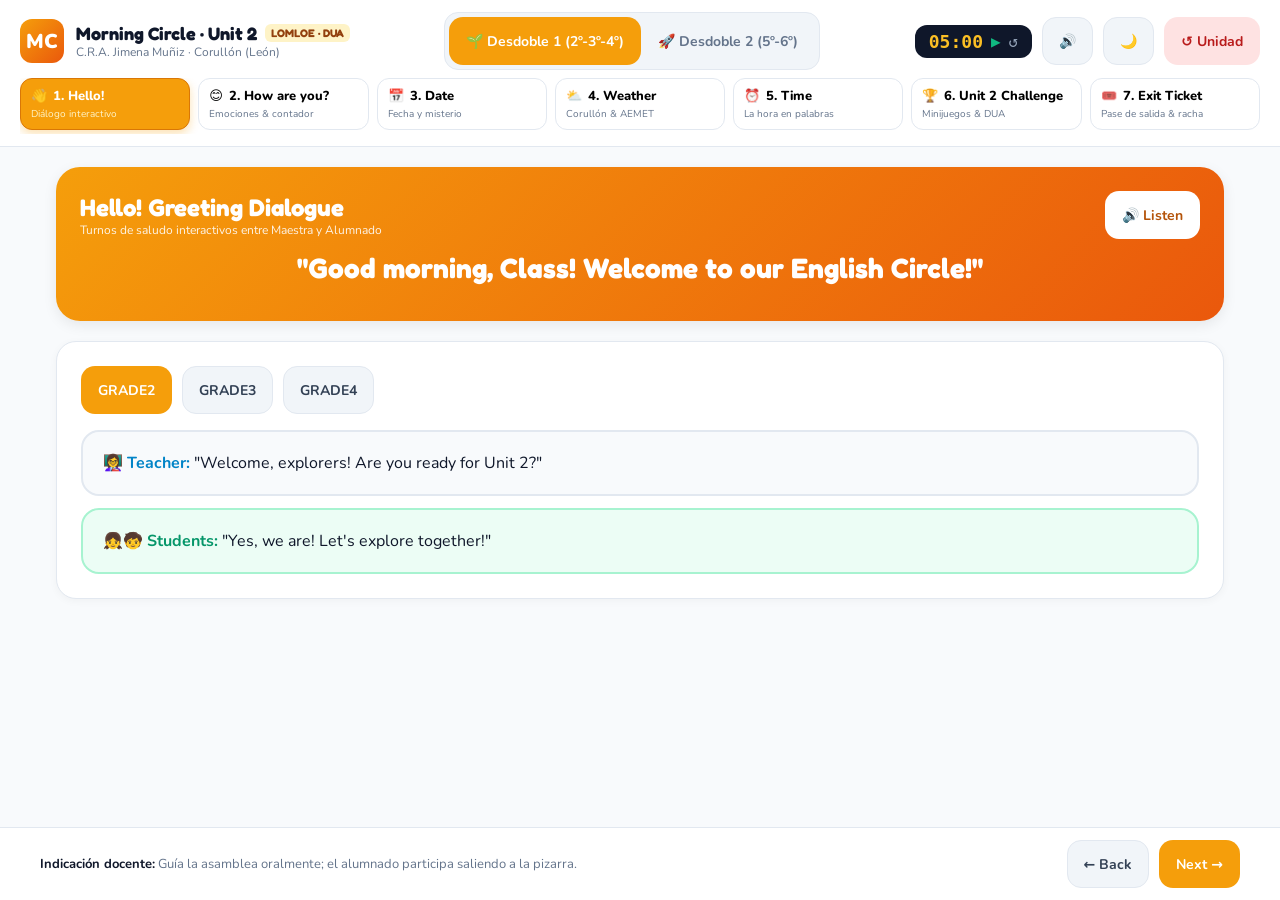
<file: .aistudio/artifacts/brain/c11185a0-ca5f-4bae-bb16-6fd4795afa07/morning_circle_unit2.html>
<!DOCTYPE html>
<html lang="es">
<head>
  <meta charset="UTF-8">
  <meta name="viewport" content="width=device-width, initial-scale=1.0">
  <title>Morning Circle · Unit 2 | C.R.A. Jimena Muñiz (Corullón)</title>
  <link rel="preconnect" href="https://fonts.googleapis.com">
  <link rel="preconnect" href="https://fonts.gstatic.com" crossorigin>
  <link href="https://fonts.googleapis.com/css2?family=Fredoka:wght@400;500;600;700&family=Nunito:ital,wght@0,400;0,600;0,700;0,800;0,900;1,400;1,700&display=swap" rel="stylesheet">
  <style>
    :root {
      --font-heading: 'Fredoka', cursive, system-ui, sans-serif;
      --font-body: 'Nunito', system-ui, sans-serif;
      --color-primary: #f59e0b;
      --color-primary-dark: #d97706;
      --color-teal: #0d9488;
      --color-orange: #ea580c;
      --color-sky: #0284c7;
      --color-rose: #e11d48;
      --bg-page: #f8fafc;
      --bg-card: #ffffff;
      --text-main: #0f172a;
      --text-muted: #64748b;
      --border-color: #e2e8f0;
      --touch-min: 48px;
    }

    body.dark {
      --bg-page: #090d16;
      --bg-card: #131b2e;
      --text-main: #f8fafc;
      --text-muted: #94a3b8;
      --border-color: #1e293b;
    }

    * { box-sizing: border-box; margin: 0; padding: 0; }
    body {
      font-family: var(--font-body);
      background-color: var(--bg-page);
      color: var(--text-main);
      min-height: 100vh;
      display: flex;
      flex-direction: column;
      touch-action: manipulation;
      -webkit-tap-highlight-color: transparent;
      transition: background-color 0.2s, color 0.2s;
    }

    h1, h2, h3, h4, h5, .font-heading { font-family: var(--font-heading); }

    /* Layout */
    header, footer {
      background: var(--bg-card);
      border-color: var(--border-color);
      padding: 12px 20px;
    }
    header { border-bottom: 1px solid var(--border-color); }
    footer { border-top: 1px solid var(--border-color); margin-top: auto; }
    main { flex: 1; max-width: 1200px; width: 100%; margin: 0 auto; padding: 20px 16px; }

    /* Whiteboard Buttons */
    button {
      font-family: inherit;
      cursor: pointer;
      border: 1px solid transparent;
      outline: none;
      transition: transform 0.1s, background-color 0.15s, border-color 0.15s;
    }
    button:active { transform: scale(0.97); }

    .btn-touch { min-height: var(--touch-min); padding: 8px 16px; border-radius: 14px; font-weight: 700; font-size: 14px; display: inline-flex; align-items: center; justify-content: center; gap: 8px; }
    .btn-primary { background: var(--color-primary); color: #fff; }
    .btn-primary:hover { background: var(--color-primary-dark); }
    .btn-secondary { background: #f1f5f9; color: #334155; border: 1px solid var(--border-color); }
    body.dark .btn-secondary { background: #1e293b; color: #cbd5e1; }

    /* Step tabs */
    .step-nav { display: flex; gap: 8px; overflow-x: auto; padding-bottom: 4px; margin-top: 8px; }
    .step-tab { flex: 1; min-width: 110px; padding: 8px 10px; border-radius: 12px; background: var(--bg-card); border: 1px solid var(--border-color); text-align: left; }
    .step-tab.active { background: var(--color-primary); color: #fff; border-color: var(--color-primary-dark); box-shadow: 0 4px 10px rgba(245, 158, 11, 0.3); }
    .step-tab.active .step-sub { color: #fef3c7; }
    .step-title { font-weight: 800; font-size: 13px; display: flex; align-items: center; gap: 6px; }
    .step-sub { font-size: 10px; color: var(--text-muted); display: block; margin-top: 2px; }

    /* Common Card Styles */
    .app-card { background: var(--bg-card); border: 1px solid var(--border-color); border-radius: 20px; padding: 24px; box-shadow: 0 2px 8px rgba(0,0,0,0.04); }
    .banner-hero { border-radius: 24px; padding: 24px; color: #fff; margin-bottom: 20px; box-shadow: 0 4px 14px rgba(0,0,0,0.08); }
    .model-quote { font-family: var(--font-heading); font-size: 28px; font-weight: 800; text-align: center; margin: 12px 0; }

    /* Grid layout */
    .grid-2 { display: grid; grid-template-columns: repeat(2, 1fr); gap: 16px; }
    .grid-4 { display: grid; grid-template-columns: repeat(4, 1fr); gap: 16px; }
    .grid-6 { display: grid; grid-template-columns: repeat(6, 1fr); gap: 12px; }
    @media (max-width: 768px) {
      .grid-4, .grid-6 { grid-template-columns: repeat(2, 1fr); }
      .model-quote { font-size: 20px; }
    }

    /* Animations */
    @keyframes bounceSuccess {
      0%, 100% { transform: translateY(0); }
      50% { transform: translateY(-8px); }
    }
    @keyframes shakeTryAgain {
      0%, 100% { transform: translateX(0); }
      20%, 60% { transform: translateX(-6px); }
      40%, 80% { transform: translateX(6px); }
    }
    .animate-success { animation: bounceSuccess 0.4s ease-in-out; }
    .animate-shake { animation: shakeTryAgain 0.4s ease-in-out; }
  </style>
</head>
<body>
  <!-- Header -->
  <header>
    <div style="display:flex; justify-content:space-between; align-items:center; flex-wrap:wrap; gap:12px;">
      <div style="display:flex; align-items:center; gap:12px;">
        <div style="width:44px; height:44px; border-radius:12px; background:linear-gradient(135deg, #f59e0b, #ea580c); color:#fff; display:flex; align-items:center; justify-content:center; font-weight:900; font-size:20px;">MC</div>
        <div>
          <h1 style="font-size:18px; font-weight:800; display:flex; align-items:center; gap:8px;">
            Morning Circle · Unit 2
            <span style="font-size:11px; background:#fef3c7; color:#92400e; padding:2px 6px; border-radius:6px;">LOMLOE · DUA</span>
          </h1>
          <p style="font-size:12px; color:var(--text-muted);">C.R.A. Jimena Muñiz · Corullón (León)</p>
        </div>
      </div>

      <!-- Desdoble Switcher -->
      <div style="display:flex; background:#f1f5f9; padding:4px; border-radius:14px; border:1px solid var(--border-color);" id="desdobleSelector">
        <button class="btn-touch" id="btnDesdoble1" style="background:#f59e0b; color:#fff;" onclick="selectDesdoble('desdoble1')">
          🌱 Desdoble 1 (2º-3º-4º)
        </button>
        <button class="btn-touch" id="btnDesdoble2" style="background:transparent; color:#64748b;" onclick="selectDesdoble('desdoble2')">
          🚀 Desdoble 2 (5º-6º)
        </button>
      </div>

      <!-- Quick Actions: Timer & Sounds -->
      <div style="display:flex; align-items:center; gap:10px;">
        <div style="background:#0f172a; color:#fbbf24; padding:6px 14px; border-radius:12px; font-family:monospace; font-weight:800; font-size:18px; display:flex; align-items:center; gap:8px;">
          <span id="timerDisplay">05:00</span>
          <button onclick="toggleTimer()" style="background:none; border:none; color:#10b981; font-size:16px;" id="timerBtn">▶</button>
          <button onclick="resetTimer()" style="background:none; border:none; color:#94a3b8; font-size:16px;">↺</button>
        </div>
        <button class="btn-touch btn-secondary" onclick="toggleSound()" id="soundBtn" title="Sonido">🔊</button>
        <button class="btn-touch btn-secondary" onclick="toggleDarkMode()" id="themeBtn" title="Tema">🌙</button>
        <button class="btn-touch" style="background:#fee2e2; color:#b91c1c;" onclick="confirmResetUnit()" title="Reiniciar Unidad">↺ Unidad</button>
      </div>
    </div>

    <!-- 7 Steps Navigation Bar -->
    <div class="step-nav" id="stepNavBar">
      <!-- Generated via JS -->
    </div>
  </header>

  <!-- Main View Stage -->
  <main id="appStage">
    <!-- Step contents rendered dynamically -->
  </main>

  <!-- Footer -->
  <footer>
    <div style="max-width:1200px; margin:0 auto; display:flex; justify-content:space-between; align-items:center; flex-wrap:wrap; gap:12px;">
      <div style="font-size:13px; color:var(--text-muted);" id="teacherGuide">
        <strong style="color:var(--text-main);">Indicación docente:</strong> Guía la asamblea oralmente; el alumnado participa saliendo a la pizarra.
      </div>
      <div style="display:flex; gap:10px;">
        <button class="btn-touch btn-secondary" id="btnPrev" onclick="navigateStep(-1)">← Back</button>
        <button class="btn-touch btn-primary" id="btnNext" onclick="navigateStep(1)">Next →</button>
      </div>
    </div>
  </footer>

  <!-- Script with complete curriculum & self-contained logic -->
  <script>
    // Audio synthesizer via Web Audio API
    const AudioCtx = window.AudioContext || window.webkitAudioContext;
    let audioCtx = null;
    let soundEnabled = true;

    function playSoundTone(freq, type, duration) {
      if (!soundEnabled) return;
      try {
        if (!audioCtx) audioCtx = new AudioCtx();
        if (audioCtx.state === 'suspended') audioCtx.resume();
        const osc = audioCtx.createOscillator();
        const gain = audioCtx.createGain();
        osc.type = type;
        osc.frequency.setValueAtTime(freq, audioCtx.currentTime);
        gain.gain.setValueAtTime(0.15, audioCtx.currentTime);
        gain.gain.exponentialRampToValueAtTime(0.001, audioCtx.currentTime + duration);
        osc.connect(gain);
        gain.connect(audioCtx.destination);
        osc.start();
        osc.stop(audioCtx.currentTime + duration);
      } catch (e) {}
    }

    function playCorrectSound() {
      [523.25, 659.25, 783.99, 1046.5].forEach((f, i) => {
        setTimeout(() => playSoundTone(f, 'sine', 0.2), i * 70);
      });
    }
    function playTryAgainSound() { playSoundTone(260, 'triangle', 0.25); }
    function playTickSound() { playSoundTone(600, 'triangle', 0.04); }

    function speakEnglish(text) {
      if (!('speechSynthesis' in window)) return;
      try {
        window.speechSynthesis.cancel();
        const clean = text.replace(/[\u{1F300}-\u{1FAFF}]/gu, '').trim();
        const ut = new SpeechSynthesisUtterance(clean);
        ut.lang = 'en-GB';
        ut.rate = 0.9;
        const voices = window.speechSynthesis.getVoices();
        const gb = voices.find(v => v.lang.startsWith('en-GB') || v.name.includes('UK') || v.lang.startsWith('en'));
        if (gb) ut.voice = gb;
        window.speechSynthesis.speak(ut);
      } catch (e) {}
    }

    // App State
    let activeDesdoble = 'desdoble1';
    let currentStep = 1;
    let activeGrade = 'grade2';

    // Weather document format: weather/corullon
    let weatherCorullon = {
      date: new Date().toISOString().split('T')[0],
      hours: { "7": 4, "8": 5, "9": 7, "10": 9, "11": 11, "12": 13, "13": 14, "14": 15 },
      source: "AEMET",
      fetched: new Date().toISOString()
    };

    let desdobleStates = {
      desdoble1: {
        stars: 5, maxStars: 20,
        teams: [{ name: "Red Foxes 🦊", points: 3 }, { name: "Blue Jays 🐦", points: 4 }, { name: "Green Frogs 🐸", points: 4 }],
        scoreHistory: [],
        mapTiles: { grade2: [true, true, false, false, false, false], grade3: [true, false, false, false, false, false], grade4: [true, false, false, false, false, false] },
        emotionsTally: { happy: 6, excited: 4, calm: 3 }
      },
      desdoble2: {
        stars: 7, maxStars: 25,
        teams: [{ name: "Grey Wolves 🐺", points: 5 }, { name: "Golden Eagles 🦅", points: 6 }, { name: "Iberian Lynx 🐾", points: 5 }],
        scoreHistory: [],
        mapTiles: { grade5: [true, true, false, false, false, false], grade6: [true, false, false, false, false, false] },
        emotionsTally: { happy: 5, calm: 4, tired: 1 }
      }
    };

    // Load saved preferences
    try {
      const savedDes = localStorage.getItem('morning_circle_desdoble');
      if (savedDes) activeDesdoble = savedDes;
    } catch(e) {}

    // Steps definition
    const STEPS = [
      { num: 1, title: "Hello!", icon: "👋", sub: "Diálogo interactivo" },
      { num: 2, title: "How are you?", icon: "😊", sub: "Emociones & contador" },
      { num: 3, title: "Date", icon: "📅", sub: "Fecha y misterio" },
      { num: 4, title: "Weather", icon: "⛅", sub: "Corullón & AEMET" },
      { num: 5, title: "Time", icon: "⏰", sub: "La hora en palabras" },
      { num: 6, title: "Unit 2 Challenge", icon: "🏆", sub: "Minijuegos & DUA" },
      { num: 7, title: "Exit Ticket", icon: "🎟️", sub: "Pase de salida & racha" }
    ];

    // Timer
    let timerSecs = 300;
    let timerRunning = false;
    let timerInterval = null;

    function updateTimerDisplay() {
      const m = Math.floor(timerSecs / 60).toString().padStart(2, '0');
      const s = (timerSecs % 60).toString().padStart(2, '0');
      document.getElementById('timerDisplay').innerText = `${m}:${s}`;
    }
    function toggleTimer() {
      timerRunning = !timerRunning;
      document.getElementById('timerBtn').innerText = timerRunning ? '⏸' : '▶';
      if (timerRunning) {
        timerInterval = setInterval(() => {
          if (timerSecs > 0) { timerSecs--; updateTimerDisplay(); }
          else { clearInterval(timerInterval); timerRunning = false; playCorrectSound(); }
        }, 1000);
      } else { clearInterval(timerInterval); }
    }
    function resetTimer() {
      clearInterval(timerInterval);
      timerRunning = false;
      timerSecs = 300;
      document.getElementById('timerBtn').innerText = '▶';
      updateTimerDisplay();
    }

    function toggleSound() {
      soundEnabled = !soundEnabled;
      document.getElementById('soundBtn').innerText = soundEnabled ? '🔊' : '🔇';
    }
    function toggleDarkMode() {
      document.body.classList.toggle('dark');
      document.getElementById('themeBtn').innerText = document.body.classList.contains('dark') ? '☀️' : '🌙';
    }

    function selectDesdoble(des) {
      activeDesdoble = des;
      activeGrade = des === 'desdoble1' ? 'grade2' : 'grade5';
      try { localStorage.setItem('morning_circle_desdoble', des); } catch(e) {}
      document.getElementById('btnDesdoble1').style.background = des === 'desdoble1' ? '#f59e0b' : 'transparent';
      document.getElementById('btnDesdoble1').style.color = des === 'desdoble1' ? '#fff' : '#64748b';
      document.getElementById('btnDesdoble2').style.background = des === 'desdoble2' ? '#0d9488' : 'transparent';
      document.getElementById('btnDesdoble2').style.color = des === 'desdoble2' ? '#fff' : '#64748b';
      renderStep();
    }

    function confirmResetUnit() {
      if (confirm("¿Estás seguro/a de reiniciar las estrellas, casillas y puntos de este desdoble?")) {
        const cur = desdobleStates[activeDesdoble];
        cur.stars = 0;
        cur.teams.forEach(t => t.points = 0);
        Object.keys(cur.mapTiles).forEach(k => cur.mapTiles[k] = [false, false, false, false, false, false]);
        playCorrectSound();
        renderStep();
      }
    }

    function navigateStep(delta) {
      const next = currentStep + delta;
      if (next >= 1 && next <= 7) {
        currentStep = next;
        playTickSound();
        renderNavBar();
        renderStep();
      }
    }

    function renderNavBar() {
      const bar = document.getElementById('stepNavBar');
      bar.innerHTML = STEPS.map(s => `
        <button class="step-tab ${s.num === currentStep ? 'active' : ''}" onclick="currentStep=${s.num}; playTickSound(); renderNavBar(); renderStep();">
          <div class="step-title"><span>${s.icon}</span> <span>${s.num}. ${s.title}</span></div>
          <span class="step-sub">${s.sub}</span>
        </button>
      `).join('');
    }

    // Render Steps
    function renderStep() {
      const stage = document.getElementById('appStage');
      const state = desdobleStates[activeDesdoble];

      if (currentStep === 1) {
        // Step 1: Hello Dialogue
        const grades = activeDesdoble === 'desdoble1' ? ['grade2', 'grade3', 'grade4'] : ['grade5', 'grade6'];
        stage.innerHTML = `
          <div class="banner-hero" style="background:linear-gradient(135deg, #f59e0b, #ea580c);">
            <div style="display:flex; justify-content:space-between; align-items:center;">
              <div>
                <h2>Hello! Greeting Dialogue</h2>
                <p style="font-size:12px; opacity:0.9;">Turnos de saludo interactivos entre Maestra y Alumnado</p>
              </div>
              <button class="btn-touch" style="background:#fff; color:#b45309;" onclick="speakEnglish('Good morning class! Welcome to the morning circle!')">🔊 Listen</button>
            </div>
            <div class="model-quote">"Good morning, Class! Welcome to our English Circle!"</div>
          </div>
          <div class="app-card">
            <div style="display:flex; gap:10px; margin-bottom:16px;">
              ${grades.map(g => `<button class="btn-touch ${activeGrade === g ? 'btn-primary' : 'btn-secondary'}" onclick="activeGrade='${g}'; renderStep();">${g.toUpperCase()}</button>`).join('')}
            </div>
            <div style="background:#f8fafc; border:2px solid #e2e8f0; border-radius:18px; padding:20px; margin-bottom:12px;">
              <strong style="color:#0284c7;">👩‍🏫 Teacher:</strong> "Welcome, explorers! Are you ready for Unit 2?"
            </div>
            <div style="background:#ecfdf5; border:2px solid #a7f3d0; border-radius:18px; padding:20px;">
              <strong style="color:#059669;">👧🧒 Students:</strong> "Yes, we are! Let's explore together!"
            </div>
          </div>
        `;
      } else if (currentStep === 2) {
        // Step 2: How Are You (8 Emotions)
        const emos = [
          { id: 'happy', l: 'Happy', e: '😊' }, { id: 'excited', l: 'Excited', e: '🤩' },
          { id: 'calm', l: 'Calm', e: '😌' }, { id: 'tired', l: 'Tired', e: '🥱' },
          { id: 'sad', l: 'Sad', e: '😢' }, { id: 'angry', l: 'Angry', e: '😠' },
          { id: 'hungry', l: 'Hungry', e: '🍎' }, { id: 'proud', l: 'Proud', e: '🌟' }
        ];
        stage.innerHTML = `
          <div class="banner-hero" style="background:linear-gradient(135deg, #10b981, #0d9488);">
            <div style="display:flex; justify-content:space-between; align-items:center;">
              <div>
                <h2>How are you today?</h2>
                <p style="font-size:12px; opacity:0.9;">Modelo obligatorio: Afirmativo + Negativo</p>
              </div>
              <button class="btn-touch" style="background:#fff; color:#065f46;" onclick="speakEnglish('I am happy. I am not tired.')">🔊 Listen Model</button>
            </div>
            <div class="model-quote">"I'm happy. I'm not tired."</div>
          </div>
          <div class="app-card">
            <h3 style="margin-bottom:16px;">Toca tu emoción para sumar tu voto a la asamblea:</h3>
            <div class="grid-4">
              ${emos.map(e => `
                <button class="btn-touch" style="background:var(--bg-page); border:2px solid var(--border-color); border-radius:16px; flex-direction:column; padding:16px; min-height:110px;" onclick="desdobleStates['${activeDesdoble}'].emotionsTally['${e.id}'] = (desdobleStates['${activeDesdoble}'].emotionsTally['${e.id}'] || 0) + 1; playCorrectSound(); renderStep();">
                  <span style="font-size:36px;">${e.e}</span>
                  <strong style="font-size:16px; margin-top:4px;">${e.l}</strong>
                  <span style="background:#f59e0b; color:#fff; padding:2px 8px; border-radius:10px; font-size:12px; margin-top:4px;">${state.emotionsTally[e.id] || 0}</span>
                </button>
              `).join('')}
            </div>
          </div>
        `;
      } else if (currentStep === 3) {
        // Step 3: Date Mystery
        const now = new Date();
        const days = ['Sunday', 'Monday', 'Tuesday', 'Wednesday', 'Thursday', 'Friday', 'Saturday'];
        const months = ['January', 'February', 'March', 'April', 'May', 'June', 'July', 'August', 'September', 'October', 'November', 'December'];
        stage.innerHTML = `
          <div class="banner-hero" style="background:linear-gradient(135deg, #3b82f6, #1d4ed8);">
            <div style="display:flex; justify-content:space-between; align-items:center;">
              <div>
                <h2>Date & Season Routine</h2>
                <p style="font-size:12px; opacity:0.9;">Di la fecha oralmente antes de revelar las tarjetas</p>
              </div>
              <button class="btn-touch" style="background:#fff; color:#1e40af;" onclick="speakEnglish('Today is ${days[now.getDay()]}, the ${now.getDate()}th of ${months[now.getMonth()]}, ${now.getFullYear()}. It is autumn.')">🔊 Listen Date</button>
            </div>
            <div class="model-quote">"Today is ${days[now.getDay()]}, the ${now.getDate()}th of ${months[now.getMonth()]}. It is autumn."</div>
          </div>
          <div class="app-card">
            <div class="grid-4">
              <div class="app-card" style="text-align:center; cursor:pointer;" onclick="this.innerHTML='<span style=\\'font-size:32px; font-weight:800; color:#2563eb;\\'>${days[now.getDay()]}</span><br><small>Day of the week</small>'; playCorrectSound();">
                <span style="font-size:40px;">❓</span>
                <p style="font-weight:700; margin-top:6px;">Day of the Week</p>
                <small style="color:#2563eb;">👉 Toca para desvelar</small>
              </div>
              <div class="app-card" style="text-align:center; cursor:pointer;" onclick="this.innerHTML='<span style=\\'font-size:32px; font-weight:800; color:#d97706;\\'>the ${now.getDate()}th</span><br><small>Ordinal number</small>'; playCorrectSound();">
                <span style="font-size:40px;">❓</span>
                <p style="font-weight:700; margin-top:6px;">Ordinal Number</p>
                <small style="color:#d97706;">👉 Toca para desvelar</small>
              </div>
              <div class="app-card" style="text-align:center; cursor:pointer;" onclick="this.innerHTML='<span style=\\'font-size:32px; font-weight:800; color:#059669;\\'>${months[now.getMonth()]}</span><br><small>Month</small>'; playCorrectSound();">
                <span style="font-size:40px;">❓</span>
                <p style="font-weight:700; margin-top:6px;">Month</p>
                <small style="color:#059669;">👉 Toca para desvelar</small>
              </div>
              <div class="app-card" style="text-align:center; cursor:pointer;" onclick="this.innerHTML='<span style=\\'font-size:32px; font-weight:800; color:#7c3aed;\\'>Autumn 🍂</span><br><small>Season</small>'; playCorrectSound();">
                <span style="font-size:40px;">❓</span>
                <p style="font-weight:700; margin-top:6px;">Season</p>
                <small style="color:#7c3aed;">👉 Toca para desvelar</small>
              </div>
            </div>
          </div>
        `;
      } else if (currentStep === 4) {
        // Step 4: Weather Corullón
        const temp = weatherCorullon.hours["9"] || 10;
        const model = activeDesdoble === 'desdoble1' ? "It's cold." : `It's ${temp} degrees. It's cool.`;
        stage.innerHTML = `
          <div class="banner-hero" style="background:linear-gradient(135deg, #0284c7, #0369a1);">
            <div style="display:flex; justify-content:space-between; align-items:center;">
              <div>
                <h2>Weather in Corullón (El Bierzo)</h2>
                <p style="font-size:12px; opacity:0.9;">Documento weather/corullon · Fuente: AEMET</p>
              </div>
              <button class="btn-touch" style="background:#fff; color:#0369a1;" onclick="speakEnglish('${model}')">🔊 Listen Weather</button>
            </div>
            <div class="model-quote">"${model}"</div>
          </div>
          <div class="app-card">
            <div style="display:flex; justify-content:space-between; align-items:center; flex-wrap:wrap; margin-bottom:20px; padding-bottom:16px; border-bottom:1px solid var(--border-color);">
              <div>
                <h3>Temperatura de Corullón:</h3>
                <small style="color:var(--text-muted);">Estación AEMET / Bierzo</small>
              </div>
              <div style="display:flex; align-items:center; gap:12px;">
                <button class="btn-touch btn-secondary" onclick="weatherCorullon.hours['9']--; playTickSound(); renderStep();">-1°C</button>
                <span style="font-size:32px; font-weight:900; font-family:var(--font-heading); color:#0284c7;">${temp}°C</span>
                <button class="btn-touch btn-secondary" onclick="weatherCorullon.hours['9']++; playTickSound(); renderStep();">+1°C</button>
                <a href="https://www.aemet.es/es/eltiempo/prediccion/municipios/corullon-id24059" target="_blank" style="margin-left:8px; font-size:12px; color:#0284c7; text-decoration:none; font-weight:700;">🔗 Web AEMET</a>
              </div>
            </div>
            <div class="grid-4">
              <button class="btn-touch btn-secondary" style="height:80px; flex-direction:column;" onclick="playTickSound()"><span>☀️ Sunny</span></button>
              <button class="btn-touch btn-secondary" style="height:80px; flex-direction:column;" onclick="playTickSound()"><span>☁️ Cloudy</span></button>
              <button class="btn-touch btn-secondary" style="height:80px; flex-direction:column;" onclick="playTickSound()"><span>🌧️ Raining</span></button>
              <button class="btn-touch btn-secondary" style="height:80px; flex-direction:column;" onclick="playTickSound()"><span>💨 Windy</span></button>
            </div>
          </div>
        `;
      } else if (currentStep === 5) {
        // Step 5: Time in Words
        stage.innerHTML = `
          <div class="banner-hero" style="background:linear-gradient(135deg, #059669, #047857);">
            <div style="display:flex; justify-content:space-between; align-items:center;">
              <div>
                <h2>What time is it? · Time in Words</h2>
                <p style="font-size:12px; opacity:0.9;">Intervalos de 5 minutos en inglés británico</p>
              </div>
              <button class="btn-touch" style="background:#fff; color:#065f46;" onclick="speakEnglish('It is nine o clock.')">🔊 Listen Time</button>
            </div>
            <div class="model-quote" id="timeWordQuote">"It's nine o'clock."</div>
          </div>
          <div class="app-card" style="text-align:center;">
            <div style="display:flex; justify-content:center; gap:10px; margin-bottom:20px; flex-wrap:wrap;">
              <button class="btn-touch btn-secondary" onclick="document.getElementById('timeWordQuote').innerText='\\\"It\\\'s nine o\\\'clock.\\\"'; speakEnglish('It is nine o clock');">09:00 (o'clock)</button>
              <button class="btn-touch btn-secondary" onclick="document.getElementById('timeWordQuote').innerText='\\\"It\\\'s quarter past nine.\\\"'; speakEnglish('It is quarter past nine');">09:15 (quarter past)</button>
              <button class="btn-touch btn-secondary" onclick="document.getElementById('timeWordQuote').innerText='\\\"It\\\'s half past nine.\\\"'; speakEnglish('It is half past nine');">09:30 (half past)</button>
              <button class="btn-touch btn-secondary" onclick="document.getElementById('timeWordQuote').innerText='\\\"It\\\'s quarter to ten.\\\"'; speakEnglish('It is quarter to ten');">09:45 (quarter to)</button>
            </div>
            <p style="color:var(--text-muted); font-size:13px;">Toca las frases para cambiar la hora y escuchar su pronunciación.</p>
          </div>
        `;
      } else if (currentStep === 6) {
        // Step 6: Unit 2 Challenge (Gamified Hub)
        stage.innerHTML = `
          <div style="display:grid; grid-template-columns: 1fr 2fr; gap:16px; margin-bottom:16px;">
            <!-- Cooperative Star Jar -->
            <div class="app-card" style="background:linear-gradient(135deg, #f59e0b, #d97706); color:#fff;">
              <h3 style="display:flex; justify-content:space-between;">
                <span>🍯 Star Jar</span>
                <span>${state.stars}/${state.maxStars} ⭐</span>
              </h3>
              <p style="font-size:11px; margin-top:4px; opacity:0.9;">¡Meta común para toda la clase!</p>
              <div style="background:rgba(0,0,0,0.2); height:16px; border-radius:10px; margin:12px 0; overflow:hidden;">
                <div style="width:${(state.stars/state.maxStars)*100}%; background:#fef08a; height:100%;"></div>
              </div>
              <button class="btn-touch" style="background:#fff; color:#b45309; width:100%;" onclick="desdobleStates['${activeDesdoble}'].stars = Math.min(desdobleStates['${activeDesdoble}'].maxStars, desdobleStates['${activeDesdoble}'].stars + 1); playCorrectSound(); renderStep();">+1 Star ⭐</button>
            </div>

            <!-- Rotating Teams -->
            <div class="app-card">
              <h3 style="margin-bottom:8px;">👥 Rotating Teams Scoreboard:</h3>
              <div style="display:grid; grid-template-columns:repeat(3, 1fr); gap:10px;">
                ${state.teams.map((t, idx) => `
                  <div style="border:2px solid var(--border-color); border-radius:14px; padding:10px; text-align:center;">
                    <strong style="font-size:12px; display:block;">${t.name}</strong>
                    <span style="font-size:24px; font-weight:900; font-family:var(--font-heading);">${t.points}</span>
                    <div style="display:flex; gap:4px; margin-top:6px;">
                      <button class="btn-touch btn-secondary" style="flex:1; padding:4px;" onclick="desdobleStates['${activeDesdoble}'].teams[${idx}].points = Math.max(0, desdobleStates['${activeDesdoble}'].teams[${idx}].points - 1); playTickSound(); renderStep();">-1</button>
                      <button class="btn-touch btn-primary" style="flex:1; padding:4px;" onclick="desdobleStates['${activeDesdoble}'].teams[${idx}].points++; playCorrectSound(); renderStep();">+1</button>
                    </div>
                  </div>
                `).join('')}
              </div>
            </div>
          </div>

          <!-- Challenge Minigame Box -->
          <div class="app-card">
            <h3 style="margin-bottom:12px;">🏆 Explorers' Club · Unit 2 Challenge</h3>
            <div style="background:#fef3c7; border:2px solid #fde68a; border-radius:16px; padding:20px; text-align:center;">
              <span style="font-size:64px; display:block;">🎨</span>
              <h4 style="font-size:24px; font-weight:800; font-family:var(--font-heading); color:#92400e;">Whose brush is this?</h4>
              <p style="font-size:16px; margin:8px 0; color:#b45309;">"It's Jack's!" · "It's on the desk."</p>
              <div style="display:flex; justify-content:center; gap:10px; margin-top:16px;">
                <button class="btn-touch btn-primary" onclick="desdobleStates['${activeDesdoble}'].stars = Math.min(desdobleStates['${activeDesdoble}'].maxStars, desdobleStates['${activeDesdoble}'].stars + 2); playCorrectSound(); renderStep();">✅ Correct (+2 ⭐ DUA)</button>
                <button class="btn-touch btn-secondary" onclick="playTryAgainSound()">Try Again</button>
                <button class="btn-touch btn-secondary" onclick="speakEnglish('Whose brush is this? It is Jack s!')">🔊 Listen</button>
              </div>
            </div>
          </div>
        `;
      } else if (currentStep === 7) {
        // Step 7: Exit Ticket & Closure
        stage.innerHTML = `
          <div class="banner-hero" style="background:linear-gradient(135deg, #7c3aed, #4c1d95);">
            <div style="display:flex; justify-content:space-between; align-items:center;">
              <div>
                <h2>Exit Ticket & Daily Reward</h2>
                <p style="font-size:12px; opacity:0.9;">Cada alumno dice su frase para salir · Cierre de sesión</p>
              </div>
              <button class="btn-touch" style="background:#fff; color:#5b21b6;" onclick="playCorrectSound()">🎉 Validar</button>
            </div>
            <div class="model-quote">"The brush is on the desk. Goodbye teacher!"</div>
          </div>
          <div class="app-card" style="text-align:center;">
            <h3>🌟 Insignias ganadas hoy en el C.R.A.:</h3>
            <div style="display:flex; justify-content:center; gap:16px; margin:20px 0; flex-wrap:wrap;">
              <div style="border:2px solid #f59e0b; border-radius:16px; padding:12px; width:140px;">
                <span style="font-size:32px;">🎙️</span>
                <strong style="display:block; font-size:12px; margin-top:4px;">Super Speaker</strong>
              </div>
              <div style="border:2px solid #10b981; border-radius:16px; padding:12px; width:140px;">
                <span style="font-size:32px;">🤝</span>
                <strong style="display:block; font-size:12px; margin-top:4px;">Team Player</strong>
              </div>
              <div style="border:2px solid #3b82f6; border-radius:16px; padding:12px; width:140px;">
                <span style="font-size:32px;">🔍</span>
                <strong style="display:block; font-size:12px; margin-top:4px;">Grammar Detective</strong>
              </div>
            </div>
            <button class="btn-touch btn-primary" style="padding:12px 28px; font-size:16px;" onclick="playCorrectSound(); alert('¡Sesión completada y recompensa concedida a la clase!');">🎁 Conceder Recompensa del Día</button>
          </div>
        `;
      }
    }

    // Keyboard navigation
    window.addEventListener('keydown', (e) => {
      if (e.key === 'ArrowRight') navigateStep(1);
      if (e.key === 'ArrowLeft') navigateStep(-1);
      if (e.key === ' ') { e.preventDefault(); toggleTimer(); }
    });

    // Initial render
    renderNavBar();
    renderStep();
  </script>
</body>
</html>
</file>
